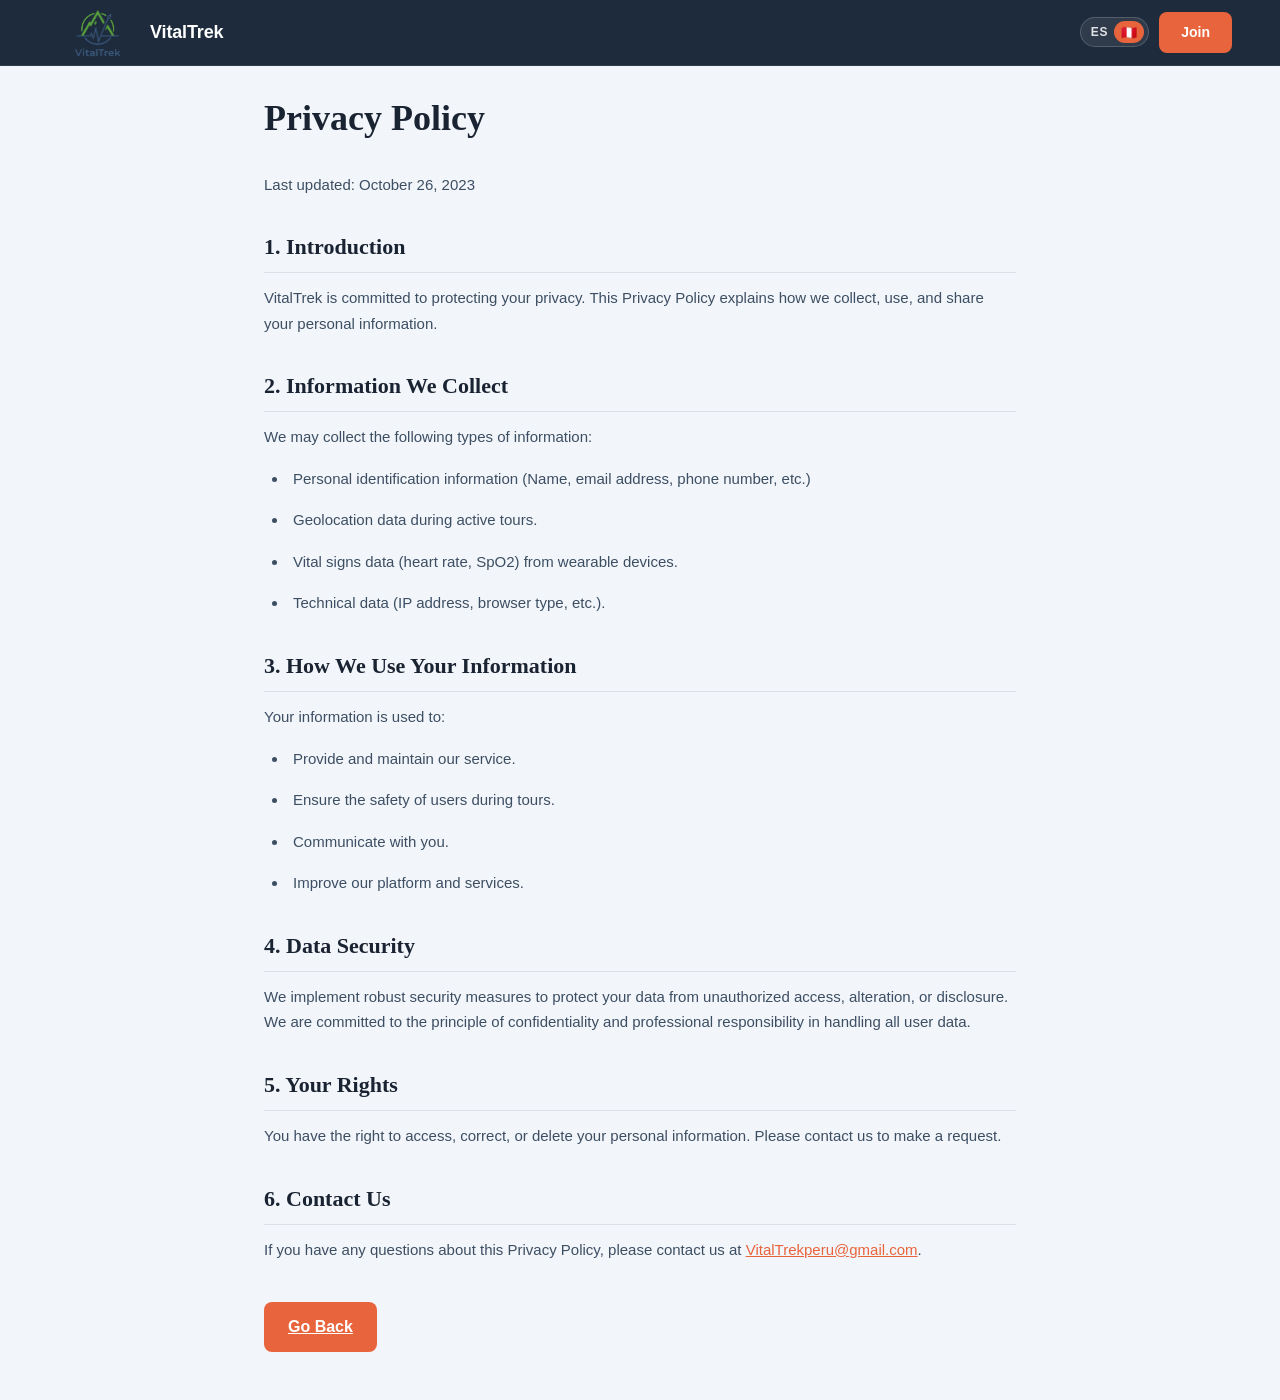
<file: privacy.html>
<!doctype html>
<html lang="en-US">
<head>
    <meta charset="utf-8">
    <meta name="viewport" content="width=device-width, initial-scale=1.0">
    <title data-i18n="privacy.pageTitle">Privacy Policy — VitalTrek</title>
    <link rel="stylesheet" href="assets/styles/style.css">
</head>
<body>

<div id="lang-announcer" role="status" aria-live="polite" class="visually-hidden"></div>

<nav class="navbar" role="navigation">
    <a href="index.html" class="nav-logo">
        <img src="assets/images/vitaltrek-logo.png" alt="VitalTrek logo" width="40" height="40">
        <span class="nav-logo-text">VitalTrek</span>
    </a>
    <div class="nav-actions">
        <button class="lang-toggle" onclick="toggleLanguage()" aria-label="Switch to Spanish" id="lang-toggle-btn">
            <span class="lang-code" id="lang-code" aria-hidden="true">ES</span>
            <span class="lang-flag-pill" id="lang-flag" aria-hidden="true">🇵🇪</span>
        </button>
        <a href="index.html#plans" class="btn-join" data-i18n="nav.join">Join</a>
    </div>
</nav>

<main class="legal-container">
    <h1 data-i18n="privacy.title">Privacy Policy</h1>
    <p data-i18n="privacy.lastUpdated">Last updated: October 26, 2023</p>

    <h2 data-i18n="privacy.s1.title">1. Introduction</h2>
    <p data-i18n="privacy.s1.p1">VitalTrek is committed to protecting your privacy. This Privacy Policy explains how we collect, use, and share your personal information.</p>

    <h2 data-i18n="privacy.s2.title">2. Information We Collect</h2>
    <p data-i18n="privacy.s2.p1">We may collect the following types of information:</p>
    <ul>
        <li data-i18n="privacy.s2.li1">Personal identification information (Name, email address, phone number, etc.)</li>
        <li data-i18n="privacy.s2.li2">Geolocation data during active tours.</li>
        <li data-i18n="privacy.s2.li3">Vital signs data (heart rate, SpO2) from wearable devices.</li>
        <li data-i18n="privacy.s2.li4">Technical data (IP address, browser type, etc.).</li>
    </ul>

    <h2 data-i18n="privacy.s3.title">3. How We Use Your Information</h2>
    <p data-i18n="privacy.s3.p1">Your information is used to:</p>
    <ul>
        <li data-i18n="privacy.s3.li1">Provide and maintain our service.</li>
        <li data-i18n="privacy.s3.li2">Ensure the safety of users during tours.</li>
        <li data-i18n="privacy.s3.li3">Communicate with you.</li>
        <li data-i18n="privacy.s3.li4">Improve our platform and services.</li>
    </ul>

    <h2 data-i18n="privacy.s4.title">4. Data Security</h2>
    <p data-i18n="privacy.s4.p1">We implement robust security measures to protect your data from unauthorized access, alteration, or disclosure. We are committed to the principle of confidentiality and professional responsibility in handling all user data.</p>

    <h2 data-i18n="privacy.s5.title">5. Your Rights</h2>
    <p data-i18n="privacy.s5.p1">You have the right to access, correct, or delete your personal information. Please contact us to make a request.</p>

    <h2 data-i18n="privacy.s6.title">6. Contact Us</h2>
    <p data-i18n="privacy.s6.p1_html">If you have any questions about this Privacy Policy, please contact us at <a href="mailto:VitalTrekperu@gmail.com">VitalTrekperu@gmail.com</a>.</p>

    <a href="index.html" class="btn-back" data-i18n="legal.goBack" aria-label="Go back to home page">Go Back</a>
</main>

<script src="assets/i18n/i18n.js"></script>
<script src="assets/scripts/main.js"></script>
</body>
</html>
</file>
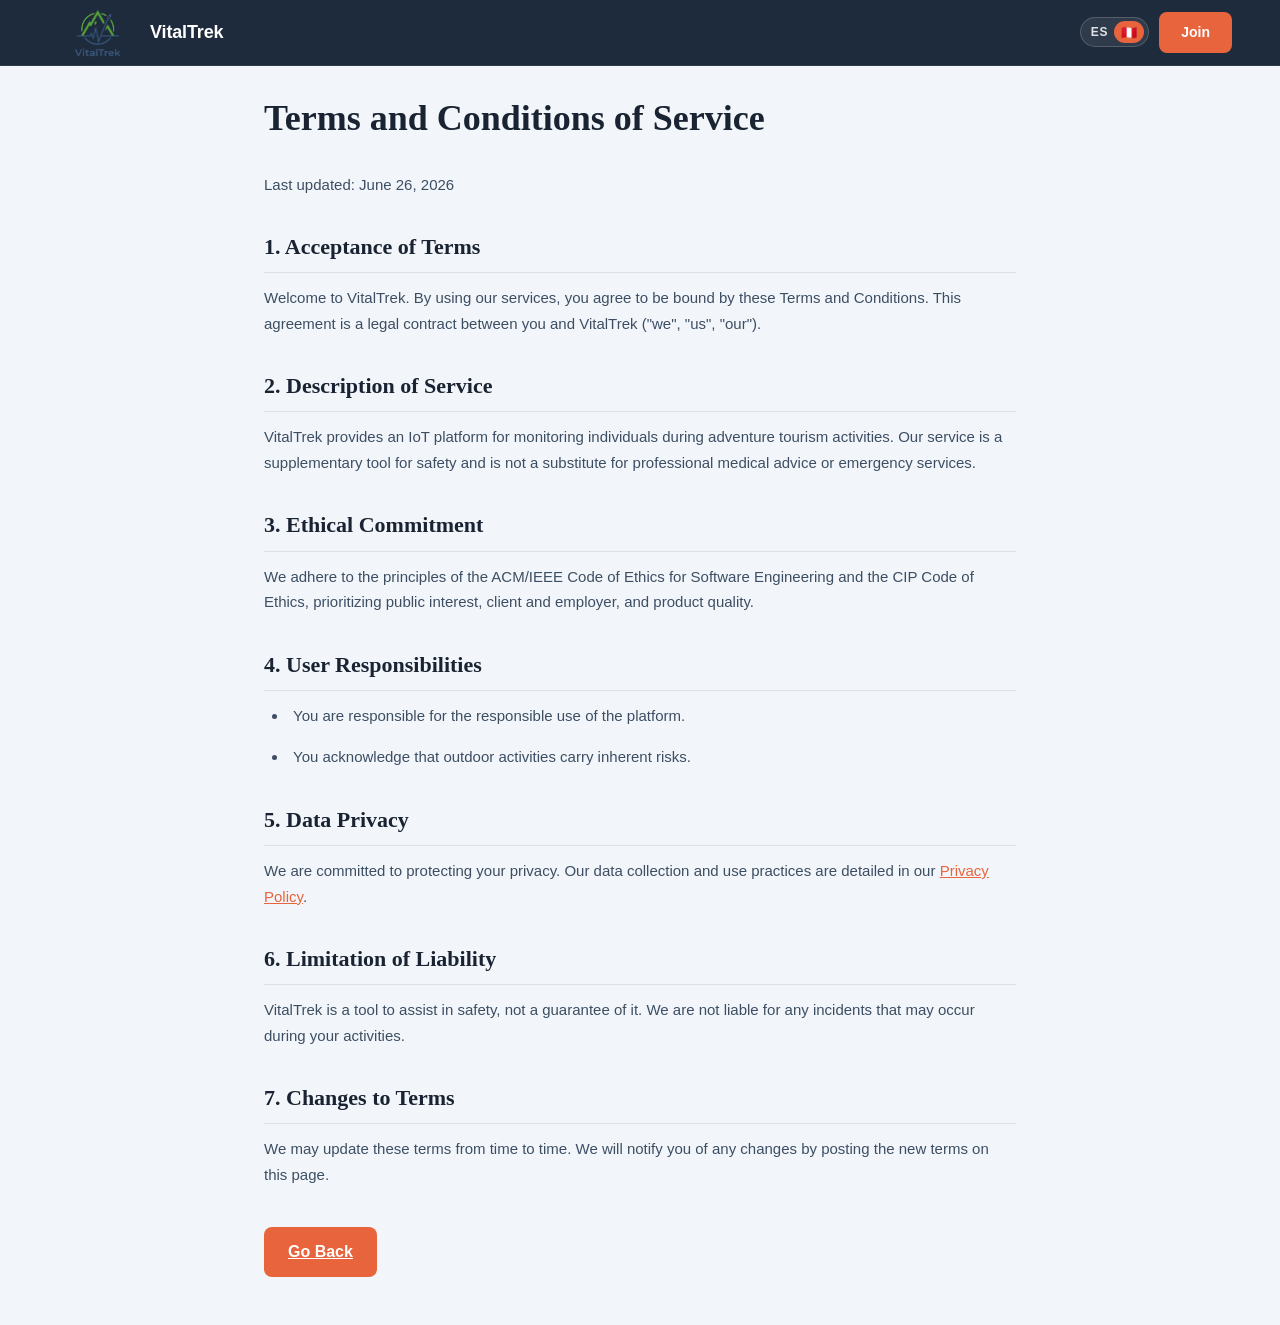
<file: terms.html>
<!doctype html>
<html lang="en-US">
<head>
    <meta charset="utf-8">
    <meta name="viewport" content="width=device-width, initial-scale=1.0">
    <title data-i18n="terms.pageTitle">Terms and Conditions — VitalTrek</title>
    <link rel="stylesheet" href="assets/styles/style.css">
</head>
<body>

<div id="lang-announcer" role="status" aria-live="polite" class="visually-hidden"></div>

<nav class="navbar" role="navigation">
    <a href="index.html" class="nav-logo">
        <img src="assets/images/vitaltrek-logo.png" alt="VitalTrek logo" width="40" height="40">
        <span class="nav-logo-text">VitalTrek</span>
    </a>
    <div class="nav-actions">
        <button class="lang-toggle" onclick="toggleLanguage()" aria-label="Switch to Spanish" id="lang-toggle-btn">
            <span class="lang-code" id="lang-code" aria-hidden="true">ES</span>
            <span class="lang-flag-pill" id="lang-flag" aria-hidden="true">🇵🇪</span>
        </button>
        <a href="index.html#plans" class="btn-join" data-i18n="nav.join">Join</a>
    </div>
</nav>

<main class="legal-container">
    <h1 data-i18n="terms.title">Terms and Conditions of Service</h1>
    <p data-i18n="terms.lastUpdated">Last updated: June 26, 2026</p>

    <h2 data-i18n="terms.s1.title">1. Acceptance of Terms</h2>
    <p data-i18n="terms.s1.p1">Welcome to VitalTrek. By using our services, you agree to be bound by these Terms and Conditions. This agreement is a legal contract between you and VitalTrek ("we", "us", "our").</p>

    <h2 data-i18n="terms.s2.title">2. Description of Service</h2>
    <p data-i18n="terms.s2.p1">VitalTrek provides an IoT platform for monitoring individuals during adventure tourism activities. Our service is a supplementary tool for safety and is not a substitute for professional medical advice or emergency services.</p>

    <h2 data-i18n="terms.s3.title">3. Ethical Commitment</h2>
    <p data-i18n="terms.s3.p1">We adhere to the principles of the ACM/IEEE Code of Ethics for Software Engineering and the CIP Code of Ethics, prioritizing public interest, client and employer, and product quality.</p>

    <h2 data-i18n="terms.s4.title">4. User Responsibilities</h2>
    <ul>
        <li data-i18n="terms.s4.li1">You are responsible for the responsible use of the platform.</li>
        <li data-i18n="terms.s4.li2">You acknowledge that outdoor activities carry inherent risks.</li>
    </ul>

    <h2 data-i18n="terms.s5.title">5. Data Privacy</h2>
    <p data-i18n="terms.s5.p1_html">We are committed to protecting your privacy. Our data collection and use practices are detailed in our <a href="privacy.html">Privacy Policy</a>.</p>

    <h2 data-i18n="terms.s6.title">6. Limitation of Liability</h2>
    <p data-i18n="terms.s6.p1">VitalTrek is a tool to assist in safety, not a guarantee of it. We are not liable for any incidents that may occur during your activities.</p>

    <h2 data-i18n="terms.s7.title">7. Changes to Terms</h2>
    <p data-i18n="terms.s7.p1">We may update these terms from time to time. We will notify you of any changes by posting the new terms on this page.</p>

    <a href="index.html" class="btn-back" data-i18n="legal.goBack" aria-label="Go back to home page">Go Back</a>
</main>

<script src="assets/i18n/i18n.js"></script>
<script src="assets/scripts/main.js"></script>
</body>
</html>
</file>
<file: assets/styles/style.css>
/**
* style.css - VitalTrek stylesheet
* NexumDevs - UPC 2026
*/

/*
css custom properties — design tokens
*/
:root {
  /* surface colors — section backgrounds */
  --color-surface-hero:       #2b3547;
  --color-surface-nav:        #1e2b3c;
  --color-surface-deepest:    #17202e;
  --color-surface-card-dark:  #364257;
  --color-surface-card-mid:   #2e3b4e;
  --color-surface-light:      #ebf0f5;
  --color-surface-lighter:    #f2f6fa;

  /* plan section colors — pricing cards */
  --color-plan-card:          #8aa4bc;
  --color-plan-card-featured: #c3daf0;
  --color-plan-price-box:     #2c3e50;

  /* accent colors — primary and secondary actions */
  --color-accent-primary:       #e8643c;
  --color-accent-primary-hover: #d4562e;
  --color-accent-secondary:     #4a8fd4;

  /* text colors — hierarchy levels */
  --color-text-inverse:   #fff;
  --color-text-subtle:    rgba(255, 255, 255, 0.65);
  --color-text-primary:   #1a2332;
  --color-text-secondary: #3d4e63;
  --color-text-tertiary:  #6b7a8d;

  /* border colors */
  --color-border-inverse:  rgba(255, 255, 255, 0.08);
  --color-border-default:  rgba(26, 35, 50, 0.10);

  /* shadows — elevation levels */
  --shadow-elevation-high: 0 12px 40px rgba(0, 0, 0, 0.28);
  --shadow-card:           0 4px 20px rgba(0, 0, 0, 0.12);
  --shadow-elevation-low:  0 2px 10px rgba(0, 0, 0, 0.08);

  /* border radius — component scale */
  --radius-button:  8px;
  --radius-card:    14px;
  --radius-section: 20px;
  --radius-hero:    28px;

  /* layout */
  --height-navbar: 66px;
}

/*
reset — box model and baseline normalization
*/
*,
*::before,
*::after {
  box-sizing: border-box;
  margin: 0;
  padding: 0;
}

html {
  font-size: 16px;
  scroll-behavior: smooth;
}

body {
  background: var(--color-surface-lighter);
  color: var(--color-text-primary);
  font-family: 'DM Sans', sans-serif;
  line-height: 1.6;
  overflow-anchor: none;
  overflow-x: hidden;
}

img {
  display: block;
  max-width: 100%;
}

a {
  color: inherit;
  text-decoration: none;
}

button {
  font-family: inherit;
}

/* accessibility — skip to main content and screen-reader-only utility */
.visually-hidden {
  border: 0;
  clip: rect(0 0 0 0);
  height: 1px;
  margin: -1px;
  overflow: hidden;
  padding: 0;
  position: absolute;
  white-space: nowrap;
  width: 1px;
}

/* focus-visible — keyboard navigation outline for all interactive elements */
:focus-visible {
  outline: 2px solid var(--color-accent-primary);
  outline-offset: 3px;
}

/*
navbar — fixed top bar with logo and navigation
*/
.navbar {
  align-items: center;
  background: var(--color-surface-nav);
  border-bottom: 1px solid var(--color-border-inverse);
  display: flex;
  gap: 16px;
  height: var(--height-navbar);
  justify-content: space-between;
  left: 0;
  padding: 0 48px;
  position: fixed;
  right: 0;
  top: 0;
  z-index: 1000;
}

/* brand logo link */
.nav-logo {
  align-items: center;
  display: flex;
  flex-shrink: 0;
  gap: 2px;
  text-decoration: none;
}

.nav-logo img {
  height: 100px;
  object-fit: contain;
  width: 100px;
}

.nav-logo-text {
  color: var(--color-text-inverse);
  font-size: 18px;
  font-weight: 700;
  letter-spacing: -0.15px;
}

/* collapsible nav links — centered on desktop */
.nav-collapse {
  align-items: center;
  display: flex;
  flex: 1;
  justify-content: center;
}

.nav-links {
  align-items: center;
  display: flex;
  gap: 4px;
  list-style: none;
}

.nav-links a {
  border-radius: 7px;
  color: rgba(255, 255, 255, 0.78);
  font-size: 14px;
  font-weight: 400;
  padding: 7px 14px;
  transition: background 0.2s, color 0.2s;
  white-space: nowrap;
}

.nav-links a:hover {
  background: rgba(255, 255, 255, 0.08);
  color: var(--color-text-inverse);
}

/* right-side action group */
.nav-actions {
  align-items: center;
  display: flex;
  flex-shrink: 0;
  gap: 10px;
}

/* language toggle pill */
.lang-toggle {
  align-items: center;
  background: rgba(255, 255, 255, 0.08);
  border: 1px solid rgba(255, 255, 255, 0.18);
  border-radius: 24px;
  cursor: pointer;
  display: flex;
  gap: 6px;
  padding: 3px 4px 3px 10px;
  transition: background 0.2s;
}

.lang-toggle:hover {
  background: rgba(255, 255, 255, 0.14);
}

.lang-code {
  color: rgba(255, 255, 255, 0.85);
  font-size: 12px;
  font-weight: 700;
  letter-spacing: 0.06em;
  line-height: 1;
  text-transform: uppercase;
}

.lang-flag-pill {
  align-items: center;
  background: var(--color-accent-primary);
  border-radius: 20px;
  display: flex;
  flex-shrink: 0;
  font-size: 13px;
  height: 22px;
  justify-content: center;
  transition: background 0.2s;
  width: 30px;
}

.lang-toggle:hover .lang-flag-pill {
  background: var(--color-accent-primary-hover);
}

/* join cta button */
.btn-join {
  background: var(--color-accent-primary);
  border: none;
  border-radius: var(--radius-button);
  color: var(--color-text-inverse);
  cursor: pointer;
  font-size: 14px;
  font-weight: 600;
  padding: 9px 22px;
  transition: background 0.2s, transform 0.15s;
  white-space: nowrap;
}

.btn-join:hover {
  background: var(--color-accent-primary-hover);
  transform: translateY(-1px);
}

/* hamburger toggle — visible on mobile only */
.hamburger-button {
  background: none;
  border: none;
  cursor: pointer;
  display: none;
  flex-direction: column;
  flex-shrink: 0;
  gap: 5px;
  padding: 6px;
}

.hamburger-button span {
  background: var(--color-text-inverse);
  border-radius: 2px;
  display: block;
  height: 2px;
  transition: opacity 0.3s, transform 0.3s;
  width: 22px;
}

/* animated hamburger → close icon when menu is open */
.hamburger-button.active span:nth-child(1) {
  transform: translateY(7px) rotate(45deg);
}

.hamburger-button.active span:nth-child(2) {
  opacity: 0;
}

.hamburger-button.active span:nth-child(3) {
  transform: translateY(-7px) rotate(-45deg);
}

/*
recurring-visitor banner — announces news since the last visit, shown only via
assets/scripts/visitor.js when localStorage detects a repeat visit
*/
.return-banner {
  align-items: center;
  background: var(--color-accent-secondary);
  display: flex;
  justify-content: center;
  overflow-anchor: none;
  padding: 10px 56px;
  padding-top: calc(var(--height-navbar) + 10px);
  position: relative;
  text-align: center;
}

.return-banner[hidden] {
  display: none;
}

.return-banner-link {
  color: var(--color-text-inverse);
  font-size: 13.5px;
  font-weight: 600;
}

.return-banner-link:hover {
  text-decoration: underline;
}

.return-banner-close {
  background: none;
  border: none;
  bottom: 8px;
  color: var(--color-text-inverse);
  cursor: pointer;
  display: flex;
  opacity: 0.8;
  padding: 4px;
  position: absolute;
  right: 16px;
  transition: opacity 0.2s;
}

.return-banner-close:hover {
  opacity: 1;
}

.return-banner-close svg {
  height: 16px;
  width: 16px;
}

/* hero clears less space when the banner already accounts for the fixed navbar */
body.has-banner .hero {
  padding-top: 64px;
}

/*
shared helpers — section tags and common buttons
*/

/* section label above headings */
.section-tag {
  color: var(--color-accent-primary);
  display: block;
  font-size: 11px;
  font-weight: 700;
  letter-spacing: 0.14em;
  margin-bottom: 16px;
  text-transform: uppercase;
}

/* inline accent color utilities used in headings */
.color-accent-primary {
  color: var(--color-accent-primary);
}

.color-accent-secondary {
  color: var(--color-accent-secondary);
}

/* primary filled button */
.btn-primary {
  background: var(--color-accent-primary);
  border: none;
  border-radius: var(--radius-button);
  color: var(--color-text-inverse);
  cursor: pointer;
  display: inline-block;
  font-size: 14px;
  font-weight: 600;
  padding: 13px 28px;
  transition: background 0.2s, transform 0.15s;
}

.btn-primary:hover {
  background: var(--color-accent-primary-hover);
  transform: translateY(-2px);
}

/* ghost outline button */
.btn-outline {
  background: transparent;
  border: 1.5px solid rgba(255, 255, 255, 0.35);
  border-radius: var(--radius-button);
  color: var(--color-text-inverse);
  cursor: pointer;
  display: inline-block;
  font-size: 14px;
  font-weight: 500;
  padding: 12px 28px;
  transition: background 0.2s, border-color 0.2s;
}

.btn-outline:hover {
  background: rgba(255, 255, 255, 0.06);
  border-color: rgba(255, 255, 255, 0.70);
}

/*
hero — full-height banner with headline and image
*/
.hero {
  align-items: center;
  background: var(--color-surface-hero);
  display: grid;
  gap: 64px;
  grid-template-columns: 1fr 1fr;
  min-height: 100vh;
  padding: calc(var(--height-navbar) + 64px) 48px 80px;
}

/* text content column inside hero grid */
.hero-content {
  display: flex;
  flex-direction: column;
  justify-content: center;
}

.hero-badge {
  color: var(--color-accent-primary);
  display: inline-flex;
  align-items: center;
  font-size: 12px;
  font-weight: 600;
  gap: 10px;
  letter-spacing: 0.10em;
  margin-bottom: 24px;
  text-transform: uppercase;
}

/* decorative lines flanking the badge text */
.hero-badge::before,
.hero-badge::after {
  background: var(--color-accent-primary);
  border-radius: 2px;
  content: '';
  display: block;
  flex-shrink: 0;
  height: 2px;
  width: 26px;
}

.hero h1 {
  color: var(--color-text-inverse);
  font-family: 'Playfair Display', serif;
  font-size: clamp(40px, 5vw, 66px);
  font-weight: 700;
  line-height: 1.10;
  margin-bottom: 20px;
}

/* italic word in hero headline */
.hero h1 em {
  color: rgba(255, 255, 255, 0.50);
  font-style: italic;
}

.hero-desc {
  color: var(--color-text-subtle);
  font-size: 16px;
  line-height: 1.75;
  margin-bottom: 36px;
  max-width: 440px;
}

.hero-ctas {
  display: flex;
  flex-wrap: wrap;
  gap: 14px;
}

/* hero image container with rounded corners */
.hero-image-wrap {
  aspect-ratio: 4 / 3;
  border-radius: var(--radius-hero);
  box-shadow: var(--shadow-elevation-high);
  overflow: hidden;
  position: relative;
}

.hero-image-wrap img {
  height: 100%;
  object-fit: cover;
  object-position: center;
  width: 100%;
}

/*
problem — market gap section with stat cards
*/
.problem {
  align-items: center;
  background: var(--color-surface-nav);
  display: grid;
  gap: 72px;
  grid-template-columns: 1fr 1fr;
  padding: 96px 48px;
}

.problem h2 {
  color: var(--color-text-inverse);
  font-family: 'Playfair Display', serif;
  font-size: clamp(30px, 3.5vw, 48px);
  line-height: 1.15;
  margin-bottom: 22px;
}

.problem-desc {
  color: var(--color-text-subtle);
  font-size: 15px;
  line-height: 1.75;
  max-width: 420px;
}

/* 2×2 grid of numeric stat cards */
.stats-grid {
  display: grid;
  gap: 16px;
  grid-template-columns: 1fr 1fr;
}

.stat-card {
  background: var(--color-surface-card-dark);
  border-left: 3px solid var(--color-accent-primary);
  border-radius: var(--radius-card);
  padding: 28px 22px;
  transition: transform 0.2s;
}

.stat-card:hover {
  transform: translateY(-3px);
}

.stat-number {
  color: var(--color-accent-secondary);
  font-family: 'Playfair Display', serif;
  font-size: 40px;
  font-weight: 700;
  line-height: 1;
  margin-bottom: 10px;
}

.stat-desc {
  color: var(--color-text-subtle);
  font-size: 13px;
  line-height: 1.55;
}

/*
narrative — problem-to-solution story in three steps, reveals on scroll
*/
.narrative {
  background: var(--color-surface-lighter);
  padding: 96px 48px;
  text-align: center;
}

.narrative h2 {
  color: var(--color-text-primary);
  font-family: 'Playfair Display', serif;
  font-size: clamp(28px, 3.5vw, 44px);
  margin-bottom: 16px;
}

.narrative-desc {
  color: var(--color-text-tertiary);
  font-size: 15px;
  line-height: 1.75;
  margin: 0 auto 56px;
  max-width: 560px;
}

.narrative-steps {
  display: grid;
  gap: 28px;
  grid-template-columns: repeat(3, 1fr);
  list-style: none;
  margin: 0 auto;
  max-width: 1100px;
}

.narrative-step {
  background: #fff;
  border: 1px solid var(--color-border-default);
  border-radius: var(--radius-section);
  box-shadow: var(--shadow-elevation-low);
  padding: 32px 26px;
  position: relative;
  text-align: left;
  transition: opacity 0.5s ease, transform 0.5s ease;
}

/* initial state before it scrolls into view — toggled by assets/scripts/visitor.js */
.narrative-step[data-reveal] {
  opacity: 0;
  transform: translateY(24px);
}

.narrative-step[data-reveal].is-visible {
  opacity: 1;
  transform: translateY(0);
}

.narrative-step-icon {
  align-items: center;
  background: var(--color-surface-nav);
  border-radius: 9px;
  display: flex;
  height: 42px;
  justify-content: center;
  margin-bottom: 18px;
  width: 42px;
}

.narrative-step-icon svg {
  height: 20px;
  width: 20px;
}

.narrative-step-number {
  color: rgba(26, 35, 50, 0.10);
  font-family: 'Playfair Display', serif;
  font-size: 40px;
  font-weight: 700;
  line-height: 1;
  position: absolute;
  right: 22px;
  top: 22px;
}

.narrative-step h3 {
  color: var(--color-text-primary);
  font-size: 17px;
  font-weight: 600;
  margin-bottom: 10px;
}

.narrative-step p {
  color: var(--color-text-tertiary);
  font-size: 14px;
  line-height: 1.65;
}

/*
tourists — features for adventurous tourists
*/
.tourists {
  align-items: start;
  background: var(--color-surface-lighter);
  display: grid;
  gap: 72px;
  grid-template-columns: 1fr 1fr;
  padding: 96px 48px;
}

.tourists h2 {
  color: var(--color-text-primary);
  font-family: 'Playfair Display', serif;
  font-size: clamp(26px, 3vw, 40px);
  line-height: 1.20;
  margin-bottom: 18px;
}

.tourists-desc {
  color: var(--color-text-tertiary);
  font-size: 15px;
  line-height: 1.75;
  margin-bottom: 28px;
}

/* feature checklist with icon bullets */
.checklist {
  display: flex;
  flex-direction: column;
  gap: 18px;
  list-style: none;
}

.checklist li {
  align-items: flex-start;
  display: flex;
  gap: 13px;
}

.check-icon {
  align-items: center;
  background: var(--color-accent-secondary);
  border-radius: 5px;
  display: flex;
  flex-shrink: 0;
  height: 22px;
  justify-content: center;
  margin-top: 1px;
  width: 22px;
}

.check-icon svg {
  height: 12px;
  width: 12px;
}

.checklist li strong {
  color: var(--color-text-primary);
  display: block;
  font-size: 14px;
  font-weight: 600;
  margin-bottom: 3px;
}

.checklist li span {
  color: var(--color-text-tertiary);
  font-size: 13px;
  line-height: 1.5;
}

/* 2×2 grid of feature cards */
.features-grid {
  display: grid;
  gap: 14px;
  grid-template-columns: 1fr 1fr;
}

.feat-card {
  background: #fff;
  border: 1px solid var(--color-border-default);
  border-radius: var(--radius-card);
  box-shadow: var(--shadow-card);
  padding: 24px;
  transition: box-shadow 0.2s, transform 0.2s;
}

.feat-card:hover {
  box-shadow: 0 8px 28px rgba(0, 0, 0, 0.14);
  transform: translateY(-3px);
}

.feat-icon {
  align-items: center;
  background: var(--color-surface-nav);
  border-radius: 9px;
  display: flex;
  height: 38px;
  justify-content: center;
  margin-bottom: 14px;
  width: 38px;
}

.feat-icon svg {
  height: 19px;
  width: 19px;
}

.feat-card h4 {
  color: var(--color-text-primary);
  font-size: 14px;
  font-weight: 600;
  margin-bottom: 7px;
}

.feat-card p {
  color: var(--color-text-tertiary);
  font-size: 12.5px;
  line-height: 1.55;
}

/*
agencies — features for tour agencies
*/
.agencies {
  align-items: start;
  background: linear-gradient(135deg, #2d5f8a 0%, #1e4470 100%);
  display: grid;
  gap: 72px;
  grid-template-columns: 1fr 1fr;
  padding: 96px 48px;
}

.agencies h2 {
  color: var(--color-text-inverse);
  font-family: 'Playfair Display', serif;
  font-size: clamp(26px, 3vw, 44px);
  line-height: 1.15;
  margin-bottom: 18px;
}

.agencies-desc {
  color: rgba(255, 255, 255, 0.72);
  font-size: 15px;
  line-height: 1.75;
}

/* 2×2 grid of agency feature cards */
.agency-grid {
  display: grid;
  gap: 14px;
  grid-template-columns: 1fr 1fr;
}

.agency-card {
  backdrop-filter: blur(8px);
  background: rgba(255, 255, 255, 0.10);
  border: 1px solid rgba(255, 255, 255, 0.15);
  border-radius: var(--radius-card);
  padding: 22px;
  transition: background 0.2s, transform 0.2s;
}

.agency-card:hover {
  background: rgba(255, 255, 255, 0.16);
  transform: translateY(-3px);
}

.agency-card-head {
  align-items: center;
  display: flex;
  gap: 10px;
  margin-bottom: 8px;
}

.agency-card-icon {
  align-items: center;
  background: rgba(255, 255, 255, 0.12);
  border-radius: 7px;
  display: flex;
  flex-shrink: 0;
  height: 30px;
  justify-content: center;
  width: 30px;
}

.agency-card-icon svg {
  fill: var(--color-text-inverse);
  height: 15px;
  width: 15px;
}

.agency-card h4 {
  color: var(--color-text-inverse);
  font-size: 14px;
  font-weight: 600;
}

.agency-card p {
  color: rgba(255, 255, 255, 0.65);
  font-size: 12.5px;
  line-height: 1.55;
}

/*
ecosystem — iot components overview
*/
.ecosystem {
  background: var(--color-surface-deepest);
  padding: 96px 48px;
  text-align: center;
}

.ecosystem h2 {
  color: var(--color-text-inverse);
  font-family: 'Playfair Display', serif;
  font-size: clamp(30px, 4vw, 52px);
  margin-bottom: 16px;
}

.ecosystem-desc {
  color: var(--color-text-subtle);
  font-size: 16px;
  line-height: 1.75;
  margin: 0 auto 56px;
  max-width: 560px;
}

/* four-column grid for ecosystem component cards */
.eco-grid {
  display: grid;
  gap: 20px;
  grid-template-columns: repeat(4, 1fr);
  margin: 0 auto;
  max-width: 1100px;
}

.eco-card {
  background: var(--color-surface-card-mid);
  border: 1px solid var(--color-border-inverse);
  border-radius: var(--radius-section);
  padding: 36px 22px 32px;
  text-align: left;
  transition: border-color 0.25s, transform 0.25s;
}

.eco-card:hover {
  border-color: rgba(255, 255, 255, 0.15);
  transform: translateY(-5px);
}

/* svg icon container for ecosystem cards */
.eco-icon {
  display: block;
  height: 40px;
  margin-bottom: 20px;
  width: 40px;
}

.eco-icon svg {
  height: 100%;
  width: 100%;
}

.eco-card h3 {
  color: var(--color-text-inverse);
  font-size: 15px;
  font-weight: 600;
  margin-bottom: 10px;
}

.eco-card p {
  color: var(--color-text-subtle);
  font-size: 13px;
  line-height: 1.60;
}

/*
novedades — static changelog, easy to update by editing the i18n JSON only
*/
.novedades {
  background: var(--color-surface-nav);
  padding: 96px 48px;
  text-align: center;
}

.novedades h2 {
  color: var(--color-text-inverse);
  font-family: 'Playfair Display', serif;
  font-size: clamp(28px, 3.5vw, 44px);
  margin-bottom: 16px;
}

.novedades-desc {
  color: var(--color-text-subtle);
  font-size: 15px;
  line-height: 1.75;
  margin: 0 auto 48px;
  max-width: 520px;
}

.novedades-grid {
  display: grid;
  gap: 20px;
  grid-template-columns: repeat(3, 1fr);
  list-style: none;
  margin: 0 auto;
  max-width: 1100px;
  text-align: left;
}

.novedad-card {
  background: var(--color-surface-card-mid);
  border: 1px solid var(--color-border-inverse);
  border-radius: var(--radius-card);
  padding: 26px 22px;
}

.novedad-date {
  color: var(--color-accent-primary);
  display: block;
  font-size: 12px;
  font-weight: 700;
  letter-spacing: 0.06em;
  margin-bottom: 10px;
  text-transform: uppercase;
}

.novedad-card h3 {
  color: var(--color-text-inverse);
  font-size: 16px;
  font-weight: 600;
  margin-bottom: 8px;
}

.novedad-card p {
  color: var(--color-text-subtle);
  font-size: 13.5px;
  line-height: 1.6;
}

/*
plans — pricing cards for tourists and agencies
*/
.plans {
  background: var(--color-surface-lighter);
  padding: 96px 48px;
  text-align: center;
}

.plans h2 {
  color: var(--color-text-primary);
  font-family: 'Playfair Display', serif;
  font-size: clamp(28px, 3.5vw, 46px);
  margin-bottom: 10px;
}

.plans-subtitle {
  color: var(--color-text-tertiary);
  font-size: 14px;
  margin: 0 auto 36px;
  max-width: 540px;
}

/* tab toggle — tourists vs agencies selector */
.plans-toggle {
  background: rgba(26, 35, 50, 0.08);
  border-radius: 12px;
  display: inline-flex;
  gap: 4px;
  margin-bottom: 52px;
  padding: 5px;
}

.toggle-btn {
  background: transparent;
  border: none;
  border-radius: 9px;
  color: var(--color-text-tertiary);
  cursor: pointer;
  font-size: 14px;
  font-weight: 600;
  padding: 10px 30px;
  transition: all 0.22s;
}

.toggle-btn.active {
  background: var(--color-accent-primary);
  box-shadow: 0 2px 12px rgba(232, 100, 60, 0.30);
  color: var(--color-text-inverse);
}

/*
* plan grid — hidden by default, shown when tab is active
* The 'switchPlans' function in main.js handles toggling the '.active' class.
* If the toggle is not working, ensure the script is loaded and there are no console errors.
*/
.plans-grid {
  display: none;
  gap: 22px;
  grid-template-columns: repeat(3, 1fr);
  margin: 0 auto;
  max-width: 1060px;
  text-align: left;
}

.plans-grid.active {
  display: grid;
}

/* individual plan card */
.plan-card {
  background: var(--color-plan-card);
  border: 1.5px solid transparent;
  border-radius: var(--radius-section);
  padding: 30px 26px;
  position: relative;
  transition: box-shadow 0.25s, transform 0.25s;
}

.plan-card:hover {
  box-shadow: 0 12px 36px rgba(0, 0, 0, 0.18);
  transform: translateY(-5px);
}

/* highlighted featured plan */
.plan-card.featured {
  background: var(--color-plan-card-featured);
  border-color: var(--color-accent-primary);
  box-shadow: 0 4px 24px rgba(232, 100, 60, 0.18);
}

.plan-tier {
  color: var(--color-accent-primary);
  font-size: 10px;
  font-weight: 700;
  letter-spacing: 0.12em;
  margin-bottom: 10px;
  text-transform: uppercase;
}

.plan-title {
  color: var(--color-text-inverse);
  font-family: 'Playfair Display', serif;
  font-size: 24px;
  font-weight: 700;
  line-height: 1.20;
  margin-bottom: 8px;
}

.plan-card.featured .plan-title {
  color: var(--color-text-primary);
}

.plan-desc {
  color: rgba(255, 255, 255, 0.75);
  font-size: 13px;
  line-height: 1.55;
  margin-bottom: 20px;
}

.plan-card.featured .plan-desc {
  color: var(--color-text-secondary);
}

/* price box with dark background */
.plan-price {
  background: var(--color-plan-price-box);
  border-radius: 10px;
  margin-bottom: 22px;
  padding: 16px 18px;
}

.plan-price-main {
  color: var(--color-text-inverse);
  font-family: 'Playfair Display', serif;
  font-size: 38px;
  font-weight: 700;
  line-height: 1;
}

/* smaller font for non-numeric price labels like "Free" or "Custom" */
.plan-price-main.free {
  font-size: 30px;
}

.plan-price-note {
  color: rgba(255, 255, 255, 0.65);
  font-size: 11.5px;
  line-height: 1.4;
  margin-top: 5px;
}

/* feature list inside each plan card */
.plan-features {
  display: flex;
  flex-direction: column;
  list-style: none;
  margin-bottom: 24px;
}

.plan-features li {
  align-items: flex-start;
  border-bottom: 1px solid rgba(255, 255, 255, 0.10);
  color: rgba(255, 255, 255, 0.80);
  display: flex;
  font-size: 12.5px;
  gap: 7px;
  line-height: 1.45;
  padding: 6px 0;
}

.plan-card.featured .plan-features li {
  border-bottom-color: rgba(26, 35, 50, 0.10);
  color: var(--color-text-secondary);
}

.plan-features li:last-child {
  border-bottom: none;
}

/* checkmark tick in feature list */
.plan-features li .tick {
  color: var(--color-accent-primary);
  flex-shrink: 0;
  font-weight: 700;
  margin-top: 1px;
}

/* group label row separating feature categories */
.plan-features .group-lbl {
  align-items: center;
  border-bottom: none;
  color: rgba(255, 255, 255, 0.40);
  display: flex;
  font-size: 10px;
  font-weight: 700;
  gap: 6px;
  letter-spacing: 0.08em;
  padding: 10px 0 3px;
  text-transform: uppercase;
}

.plan-card.featured .plan-features .group-lbl {
  color: rgba(26, 35, 50, 0.40);
}

/* small inline svg icon inside group label */
.group-icon {
  flex-shrink: 0;
  height: 12px;
  width: 12px;
}

/* plan call-to-action button */
.btn-plan {
  background: rgba(255, 255, 255, 0.14);
  border: none;
  border-radius: var(--radius-button);
  color: var(--color-text-inverse);
  cursor: pointer;
  font-size: 14px;
  font-weight: 600;
  padding: 13px;
  transition: background 0.2s, transform 0.15s;
  width: 100%;
}

.btn-plan:hover {
  background: rgba(255, 255, 255, 0.24);
  transform: translateY(-1px);
}

/* orange variant for featured plan cta */
.btn-plan.orange-btn {
  background: var(--color-accent-primary);
  color: var(--color-text-inverse);
}

.btn-plan.orange-btn:hover {
  background: var(--color-accent-primary-hover);
}

/*
testimonials — user quotes and reviews
*/
.testimonials {
  background: var(--color-surface-light);
  padding: 96px 48px;
  text-align: center;
}

.testimonials h2 {
  color: var(--color-text-primary);
  font-family: 'Playfair Display', serif;
  font-size: clamp(26px, 3vw, 42px);
  margin-bottom: 12px;
}

.testimonials-sub {
  color: var(--color-text-tertiary);
  font-size: 14.5px;
  margin-bottom: 52px;
}

/* three-column testimonial grid */
.testi-grid {
  display: grid;
  gap: 24px;
  grid-template-columns: repeat(3, 1fr);
  margin: 0 auto;
  max-width: 1060px;
  text-align: left;
}

.testi-card {
  background: #fff;
  border: 1px solid var(--color-border-default);
  border-radius: var(--radius-section);
  box-shadow: var(--shadow-elevation-low);
  padding: 32px 26px;
  position: relative;
  transition: box-shadow 0.2s, transform 0.2s;
}

.testi-card:hover {
  box-shadow: 0 8px 28px rgba(0, 0, 0, 0.10);
  transform: translateY(-4px);
}

.testi-stars {
  color: var(--color-accent-primary);
  font-size: 14px;
  letter-spacing: 2px;
  margin-bottom: 16px;
}

/* decorative large quotation mark */
.testi-quote {
  color: rgba(26, 35, 50, 0.06);
  font-family: 'Playfair Display', serif;
  font-size: 68px;
  line-height: 1;
  pointer-events: none;
  position: absolute;
  right: 22px;
  top: 22px;
}

.testi-text {
  color: var(--color-text-secondary);
  font-size: 14px;
  font-style: italic;
  line-height: 1.75;
  margin-bottom: 22px;
}

.testi-author {
  align-items: center;
  display: flex;
  gap: 12px;
}

.testi-author-info {
  display: flex;
  flex-direction: column;
}

/* initials avatar — honest placeholder for full attribution, no invented stock photos */
.testi-avatar {
  align-items: center;
  background: var(--color-accent-secondary);
  border-radius: 50%;
  color: var(--color-text-inverse);
  display: flex;
  flex-shrink: 0;
  font-size: 13px;
  font-weight: 700;
  height: 40px;
  justify-content: center;
  width: 40px;
}

.testi-author strong {
  color: var(--color-text-primary);
  display: block;
  font-size: 14px;
  font-weight: 600;
}

.testi-author span {
  color: var(--color-text-tertiary);
  font-size: 12px;
}

/* story-format testimonial — highlighted border and context line above the quote */
.testi-story {
  border-color: var(--color-accent-secondary);
}

.testi-context {
  color: var(--color-text-tertiary);
  font-size: 12px;
  font-style: italic;
  margin-bottom: 14px;
}

.testi-tag {
  background: rgba(232, 100, 60, 0.10);
  border-radius: 20px;
  color: var(--color-accent-primary);
  display: inline-block;
  font-size: 11px;
  font-weight: 600;
  letter-spacing: 0.04em;
  margin-top: 12px;
  padding: 3px 11px;
}

/*
social-proof — agency badges and animated impact counters
*/
.social-proof {
  background: var(--color-surface-lighter);
  padding: 88px 48px;
  text-align: center;
}

.social-proof h2 {
  color: var(--color-text-primary);
  font-family: 'Playfair Display', serif;
  font-size: clamp(26px, 3vw, 40px);
  margin-bottom: 32px;
}

.social-badges {
  display: flex;
  flex-wrap: wrap;
  gap: 14px;
  justify-content: center;
  margin-bottom: 56px;
}

.social-badge {
  background: #fff;
  border: 1px solid var(--color-border-default);
  border-radius: 20px;
  box-shadow: var(--shadow-elevation-low);
  color: var(--color-text-secondary);
  font-size: 13.5px;
  font-weight: 600;
  padding: 10px 22px;
}

.counter-grid {
  display: grid;
  gap: 16px;
  grid-template-columns: repeat(3, 1fr);
  margin: 0 auto;
  max-width: 780px;
}

.counter-card {
  background: var(--color-surface-card-dark);
  border-radius: var(--radius-card);
  padding: 28px 20px;
}

.counter-number {
  color: var(--color-accent-secondary);
  font-family: 'Playfair Display', serif;
  font-size: 40px;
  font-weight: 700;
  line-height: 1;
  margin-bottom: 8px;
}

.counter-label {
  color: var(--color-text-subtle);
  font-size: 13px;
  line-height: 1.5;
}

/*
about — company identity, mission, vision and team
*/
.about {
  background: var(--color-surface-hero);
  padding: 96px 48px;
  text-align: center;
}

.about h2 {
  color: var(--color-text-inverse);
  font-family: 'Playfair Display', serif;
  font-size: clamp(26px, 3vw, 44px);
  margin-bottom: 16px;
}

.about-desc {
  color: var(--color-text-subtle);
  font-size: 15px;
  line-height: 1.75;
  margin: 0 auto 50px;
  max-width: 600px;
}

/* three-column cards for identity, mission, vision */
.about-cards {
  display: grid;
  gap: 20px;
  grid-template-columns: repeat(3, 1fr);
  margin: 0 auto 60px;
  max-width: 900px;
}

.about-card {
  background: var(--color-surface-card-dark);
  border: 1px solid var(--color-border-inverse);
  border-radius: var(--radius-card);
  padding: 28px 22px;
  text-align: left;
  transition: transform 0.2s;
}

.about-card:hover {
  transform: translateY(-3px);
}

/* small pill label above card heading */
.about-tag {
  background: var(--color-accent-primary);
  border-radius: 20px;
  color: var(--color-text-inverse);
  display: inline-block;
  font-size: 10px;
  font-weight: 700;
  letter-spacing: 0.10em;
  margin-bottom: 14px;
  padding: 4px 12px;
  text-transform: uppercase;
}

.about-card h3 {
  color: var(--color-text-inverse);
  font-size: 15px;
  font-weight: 600;
  margin-bottom: 10px;
}

.about-card p {
  color: var(--color-text-subtle);
  font-size: 13px;
  line-height: 1.60;
}

.team-title {
  color: var(--color-text-inverse);
  font-family: 'Playfair Display', serif;
  font-size: 30px;
  margin-bottom: 32px;
}

/* five-column grid for team member cards */
.team-grid {
  display: grid;
  gap: 16px;
  grid-template-columns: repeat(5, 1fr);
  margin: 0 auto;
}

.team-card {
  background: var(--color-surface-card-dark);
  border: 1px solid var(--color-border-inverse);
  border-radius: var(--radius-card);
  padding: 24px 14px;
  transition: border-color 0.2s, transform 0.2s;
}

.team-card:hover {
  border-color: rgba(255, 255, 255, 0.15);
  transform: translateY(-4px);
}

/* circular avatar placeholder */
.team-avatar {
  align-items: center;
  background: rgba(255, 255, 255, 0.10);
  border-radius: 50%;
  display: flex;
  height: 52px;
  justify-content: center;
  margin: 0 auto 14px;
  width: 52px;
}

.team-avatar svg {
  fill: rgba(255, 255, 255, 0.45);
  height: 26px;
  width: 26px;
}

.team-card h4 {
  color: var(--color-text-inverse);
  font-size: 13px;
  font-weight: 600;
  margin-bottom: 8px;
}

.team-card p {
  color: var(--color-text-subtle);
  font-size: 11.5px;
  line-height: 1.55;
}

.about .video-container {
  margin-top: 80px;
}

/*
faq — conversational accordion using native <details>/<summary> for built-in
keyboard accessibility (no custom JS required)
*/
.faq {
  background: var(--color-surface-lighter);
  padding: 96px 48px;
  text-align: center;
}

.faq h2 {
  color: var(--color-text-primary);
  font-family: 'Playfair Display', serif;
  font-size: clamp(26px, 3vw, 42px);
  margin-bottom: 48px;
}

.faq-list {
  display: flex;
  flex-direction: column;
  gap: 12px;
  margin: 0 auto;
  max-width: 720px;
  text-align: left;
}

.faq-item {
  background: #fff;
  border: 1px solid var(--color-border-default);
  border-radius: var(--radius-card);
  padding: 18px 22px;
}

.faq-item summary {
  color: var(--color-text-primary);
  cursor: pointer;
  font-size: 15px;
  font-weight: 600;
  list-style: none;
  padding-right: 28px;
  position: relative;
}

.faq-item summary::-webkit-details-marker {
  display: none;
}

/* custom chevron, rotates when the item is open */
.faq-item summary::after {
  border-bottom: 2px solid var(--color-text-tertiary);
  border-right: 2px solid var(--color-text-tertiary);
  content: '';
  height: 8px;
  position: absolute;
  right: 4px;
  top: 4px;
  transform: rotate(45deg);
  transition: transform 0.2s;
  width: 8px;
}

.faq-item[open] summary::after {
  transform: rotate(-135deg);
}

.faq-item p {
  color: var(--color-text-tertiary);
  font-size: 14px;
  line-height: 1.7;
  margin-top: 14px;
}

.faq-item p a {
  color: var(--color-accent-primary);
  text-decoration: underline;
}

/*
contact-humano — human contact channels, the shared destination for the "request
a demo" cta across all three visitor profiles
*/
.contact-humano {
  background: var(--color-surface-nav);
  padding: 96px 48px;
  text-align: center;
}

.contact-humano h2 {
  color: var(--color-text-inverse);
  font-family: 'Playfair Display', serif;
  font-size: clamp(28px, 3.5vw, 44px);
  margin-bottom: 16px;
}

.contact-humano-desc {
  color: var(--color-text-subtle);
  font-size: 15px;
  line-height: 1.75;
  margin: 0 auto 48px;
  max-width: 480px;
}

.contact-channels {
  display: flex;
  flex-wrap: wrap;
  gap: 18px;
  justify-content: center;
}

.contact-channel {
  align-items: center;
  background: var(--color-surface-card-mid);
  border: 1px solid var(--color-border-inverse);
  border-radius: var(--radius-card);
  color: var(--color-text-inverse);
  display: flex;
  flex-direction: column;
  font-size: 14px;
  font-weight: 600;
  gap: 12px;
  padding: 28px 32px;
  transition: border-color 0.2s, transform 0.2s;
  width: 200px;
}

.contact-channel:hover {
  border-color: var(--color-accent-primary);
  transform: translateY(-3px);
}

.contact-channel-icon {
  color: var(--color-accent-primary);
  height: 28px;
  width: 28px;
}

/*
footer — brand, navigation, social, contact
*/
footer {
  background: var(--color-surface-nav);
  border-top: 1px solid var(--color-border-inverse);
  padding: 52px 48px 28px;
}

/* four-column footer layout */
.footer-grid {
  display: grid;
  gap: 40px;
  grid-template-columns: 1.6fr 1fr 1fr 1fr;
  margin-bottom: 40px;
}

.footer-logo {
  align-items: center;
  display: flex;
  gap: 5px;
  margin-bottom: 12px;
}

.footer-logo img {
  height: 85px;
  object-fit: contain;
  width: 85px;
}

.footer-logo-name {
  color: var(--color-text-inverse);
  font-size: 17px;
  font-weight: 700;
}

.footer-tagline {
  color: var(--color-text-subtle);
  font-size: 13px;
  line-height: 1.60;
  max-width: 240px;
}

.footer-col h5 {
  color: var(--color-text-inverse);
  font-size: 13px;
  font-weight: 700;
  letter-spacing: 0.02em;
  margin-bottom: 16px;
}

.footer-col ul {
  display: flex;
  flex-direction: column;
  gap: 10px;
  list-style: none;
}

.footer-col ul li a {
  align-items: center;
  color: var(--color-text-subtle);
  display: flex;
  font-size: 13px;
  gap: 9px;
  transition: color 0.2s;
}

.footer-col ul li a:hover {
  color: var(--color-text-inverse);
}

/* social network logo images */
.social-icon-img {
  border-radius: 4px;
  flex-shrink: 0;
  height: 20px;
  object-fit: contain;
  width: 20px;
}

/* contact row with icon and text */
.contact-item {
  align-items: center;
  color: var(--color-text-subtle);
  display: flex;
  font-size: 13px;
  gap: 9px;
  margin-bottom: 10px;
}

.contact-item a {
  color: var(--color-text-subtle);
  transition: color 0.2s;
}

.contact-item a:hover {
  color: var(--color-text-inverse);
}

/* svg icon in contact items */
.contact-item .icon {
  flex-shrink: 0;
  height: 15px;
  opacity: 0.65;
  width: 15px;
}

/* bottom copyright and legal links bar */
.footer-bottom {
  align-items: center;
  border-top: 1px solid var(--color-border-inverse);
  display: flex;
  flex-wrap: wrap;
  gap: 12px;
  justify-content: space-between;
  padding-top: 24px;
}

.footer-bottom span {
  color: rgba(255, 255, 255, 0.30);
  font-size: 12px;
}

.footer-bottom-links {
  display: flex;
  gap: 24px;
}

.footer-bottom-links a {
  color: rgba(255, 255, 255, 0.30);
  font-size: 12px;
  transition: color 0.2s;
}

.footer-bottom-links a:hover {
  color: var(--color-text-inverse);
}

/*
responsive — tablet breakpoint (max 1024px)
*/
@media (max-width: 1024px) {
  .counter-grid,
  .eco-grid,
  .narrative-steps,
  .novedades-grid {
    grid-template-columns: repeat(2, 1fr);
  }

  .footer-grid {
    grid-template-columns: 1fr 1fr;
  }

  .plans-grid {
    grid-template-columns: 1fr;
    max-width: 480px;
  }

  .team-grid {
    grid-template-columns: repeat(3, 1fr);
  }
}

/*
responsive — mobile breakpoint (max 900px)
*/
@media (max-width: 900px) {
  /* navbar collapses to dropdown */
  .navbar {
    padding: 0 20px;
  }

  .nav-collapse {
    align-items: flex-start;
    background: var(--color-surface-nav);
    border-bottom: 1px solid var(--color-border-inverse);
    display: none;
    flex-direction: column;
    gap: 4px;
    left: 0;
    padding: 16px 20px 20px;
    position: fixed;
    right: 0;
    top: var(--height-navbar);
    z-index: 999;
  }

  .nav-collapse.open {
    display: flex;
  }

  .nav-collapse .nav-links {
    flex-direction: column;
    gap: 2px;
    width: 100%;
  }

  .nav-collapse .nav-links a {
    display: block;
    font-size: 16px;
    padding: 11px 14px;
  }

  .hamburger-button {
    display: flex;
  }

  /* two-column sections stack to single column */
  .agencies,
  .hero,
  .problem,
  .tourists {
    gap: 40px;
    grid-template-columns: 1fr;
    padding: 80px 24px 64px;
  }

  .hero {
    padding-top: calc(var(--height-navbar) + 48px);
  }

  body.has-banner .hero {
    padding-top: 48px;
  }

  .about-cards {
    grid-template-columns: 1fr 1fr;
  }

  .plans-grid {
    grid-template-columns: 1fr;
    max-width: 100%;
  }

  .team-grid {
    grid-template-columns: repeat(2, 1fr);
  }

  .testi-grid {
    grid-template-columns: 1fr;
  }

  /* nav cta labels shrink before the navbar runs out of room */
  .nav-actions {
    gap: 6px;
  }

  .nav-actions .btn-join {
    font-size: 12.5px;
    padding: 7px 14px;
  }
}

/*
responsive — small mobile breakpoint (max 600px)
*/
@media (max-width: 600px) {
  .about,
  .agencies,
  .contact-humano,
  .ecosystem,
  .faq,
  .hero,
  .narrative,
  .novedades,
  .plans,
  .problem,
  .social-proof,
  .testimonials,
  .tourists {
    padding: 64px 18px;
  }

  .hero {
    padding: calc(var(--height-navbar) + 32px) 18px 56px;
  }

  body.has-banner .hero {
    padding-top: 32px;
  }

  .hero h1 {
    font-size: 34px;
  }

  .agency-grid,
  .about-cards,
  .counter-grid,
  .eco-grid,
  .features-grid,
  .narrative-steps,
  .novedades-grid,
  .stats-grid,
  .testi-grid {
    grid-template-columns: 1fr;
  }

  .team-grid {
    grid-template-columns: repeat(2, 1fr);
  }

  .footer-bottom {
    align-items: flex-start;
    flex-direction: column;
    gap: 8px;
  }

  .footer-grid {
    gap: 28px;
    grid-template-columns: 1fr;
  }

  .hero-ctas {
    flex-direction: column;
  }

  .btn-outline,
  .btn-primary {
    text-align: center;
    width: 100%;
  }

  .plans-toggle {
    justify-content: center;
    width: 100%;
  }

  .toggle-btn {
    flex: 1;
    padding: 10px 16px;
    text-align: center;
  }

  /* navbar — reclaim horizontal space for the two nav ctas */
  .navbar {
    gap: 8px;
    padding: 0 14px;
  }

  .nav-logo-text {
    display: none;
  }

  /* the 100px brand mark only fits a desktop navbar — shrink it so both
     nav ctas have room at small mobile widths */
  .nav-logo img {
    height: 34px;
    width: 34px;
  }

  .lang-toggle {
    padding: 3px;
  }

  .lang-code {
    display: none;
  }

  .return-banner {
    padding-left: 20px;
    padding-right: 44px;
  }

  .return-banner-link {
    font-size: 12px;
  }

  .contact-channels {
    flex-direction: column;
  }

  .contact-channel {
    width: 100%;
  }
}

/* ============================================================
app-preview — screenshots and demo video section
Shows the deployed app with real screenshots and an optional
YouTube / self-hosted video embed. Sits between the hero and
the problem section.
============================================================ */

/* section wrapper — light background, centered text layout */
.app-preview {
  background: var(--color-surface-lighter);
  padding: 96px 48px;
  text-align: center;
}

/* section heading — inherits shared Playfair style */
.app-preview h2 {
  color: var(--color-text-primary);
  font-family: 'Playfair Display', serif;
  font-size: clamp(28px, 3.5vw, 46px);
  line-height: 1.18;
  margin-bottom: 16px;
}

/* subtitle paragraph — muted, constrained width */
.app-preview-desc {
  color: var(--color-text-tertiary);
  font-size: 15px;
  line-height: 1.75;
  margin: 0 auto 52px;
  max-width: 560px;
}

/* ── video embed ─────────────────────────────────────────── */

/* 16:9 responsive wrapper using the padding-top trick */
.app-preview-video-wrap {
  border-radius: var(--radius-section);
  box-shadow: var(--shadow-elevation-high);
  margin: 0 auto 60px;
  max-width: 860px;
  overflow: hidden;
  padding-top: 56.25%; /* 16:9 ratio */
  position: relative;
  width: 100%;
}

/* iframe fills the wrapper absolutely */
.app-preview-video {
  border: none;
  bottom: 0;
  height: 100%;
  left: 0;
  position: absolute;
  right: 0;
  top: 0;
  width: 100%;
}

/* ── screenshots grid ────────────────────────────────────── */

/* four-column grid on desktop; collapses on smaller screens */
.app-screenshot-grid {
  display: grid;
  gap: 24px;
  grid-template-columns: repeat(4, 1fr);
  margin: 0 auto 52px;
  max-width: 1100px;
}

/* individual screenshot card */
.screenshot-card {
  display: flex;
  flex-direction: column;
  gap: 14px;
  margin: 0; /* reset <figure> default margin */
}

/* phone-frame wrapper — dark rounded border mimics a device bezel */
.screenshot-device-frame {
  aspect-ratio: 9 / 16;
  background: var(--color-surface-nav);
  border: 3px solid var(--color-surface-card-dark);
  border-radius: 22px;
  box-shadow: var(--shadow-card);
  overflow: hidden;
  position: relative;
  transition: box-shadow 0.25s, transform 0.25s;
  width: 100%;
}

.screenshot-device-frame:hover {
  box-shadow: var(--shadow-elevation-high);
  transform: translateY(-6px);
}

/* screenshot image fills the frame, covers any empty space */
.screenshot-device-frame img {
  height: 100%;
  object-fit: cover;
  object-position: top;
  width: 100%;
}

/* caption beneath each phone frame */
.screenshot-card figcaption {
  color: var(--color-text-secondary);
  font-size: 13px;
  font-weight: 500;
  text-align: center;
}

/* ── cta buttons ─────────────────────────────────────────── */

/* wrapper — horizontally centered, wraps on small screens */
.app-preview-ctas {
  display: flex;
  flex-wrap: wrap;
  gap: 14px;
  justify-content: center;
}

/* dark-outlined button variant used on light backgrounds —
mirrors .btn-outline but with a dark border and text color */
.btn-outline-dark {
  background: transparent;
  border: 1.5px solid var(--color-surface-nav);
  border-radius: var(--radius-button);
  color: var(--color-text-primary);
  cursor: pointer;
  display: inline-block;
  font-family: inherit;
  font-size: 14px;
  font-weight: 500;
  padding: 12px 28px;
  text-decoration: none;
  transition: background 0.2s, border-color 0.2s, color 0.2s;
}

.btn-outline-dark:hover {
  background: var(--color-surface-nav);
  color: var(--color-text-inverse);
}

/* ── responsive — tablet (≤ 960px) ──────────────────────── */
@media (max-width: 960px) {
  /* collapse four columns to two on tablets */
  .app-screenshot-grid {
    grid-template-columns: repeat(2, 1fr);
    max-width: 600px;
  }
}

/* ── responsive — mobile (≤ 768px) ──────────────────────── */
@media (max-width: 768px) {
  .app-preview {
    padding: 64px 24px;
  }

  /* two columns still fits on most phones in landscape */
  .app-screenshot-grid {
    gap: 16px;
    grid-template-columns: repeat(2, 1fr);
    max-width: 420px;
  }
}

/* ── responsive — small mobile (≤ 600px) ────────────────── */
@media (max-width: 600px) {
  .app-preview {
    padding: 64px 18px;
  }

  /* single column on very small screens */
  .app-screenshot-grid {
    grid-template-columns: 1fr;
    max-width: 260px;
  }

  /* stack cta buttons vertically */
  .app-preview-ctas {
    flex-direction: column;
    align-items: stretch;
  }

  .btn-outline-dark {
    text-align: center;
    width: 100%;
  }
}

/*
legal pages — terms and privacy
*/
.legal-container {
  max-width: 800px;
  margin: 0 auto;
  /* add top padding so content is not hidden under the fixed navbar
     and add bottom padding to give space at the end of the page */
  padding: calc(var(--height-navbar) + 24px) 24px 48px;
  color: var(--color-text-secondary);
}

.legal-container h1 {
  font-family: 'Playfair Display', serif;
  color: var(--color-text-primary);
  font-size: 36px;
  /* remove extra top margin because container padding provides spacing */
  margin-top: 0;
  margin-bottom: 24px;
}

.legal-container h2 {
  font-family: 'Playfair Display', serif;
  color: var(--color-text-primary);
  font-size: 22px;
  margin-top: 32px;
  margin-bottom: 12px;
  border-bottom: 1px solid var(--color-border-default);
  padding-bottom: 8px;
}

.legal-container p, .legal-container li {
  font-size: 15px;
  line-height: 1.7;
  margin-bottom: 16px;
}

.legal-container ul {
  list-style-position: inside;
  padding-left: 8px;
}

.legal-container a {
  color: var(--color-accent-primary);
  text-decoration: underline;
}

.btn-back {
  display: inline-block;
  margin-top: 24px;
  padding: 12px 24px;
  background-color: var(--color-accent-primary);
  color: white !important;
  border-radius: 8px;
  text-decoration: none;
  font-weight: 600;
}

/* responsive tweaks for legal pages (privacy and terms) */
@media (max-width: 900px) {
  .legal-container {
    /* slightly smaller top padding on tablets */
    padding: calc(var(--height-navbar) + 20px) 20px 48px;
  }

  .legal-container h1 {
    font-size: 30px;
    margin-bottom: 18px;
  }
}

@media (max-width: 600px) {
  .legal-container {
    /* compact padding for small mobiles, keep extra bottom space */
    padding: calc(var(--height-navbar) + 16px) 16px 64px;
  }

  .legal-container h1 {
    font-size: 26px;
  }

  .legal-container p,
  .legal-container li {
    font-size: 14px;
  }

  /* make the back button full width on small screens for easier tapping */
  .btn-back {
    display: block;
    width: 100%;
    box-sizing: border-box;
    text-align: center;
    padding: 12px;
  }
}

/*
reduced motion — respect the user's OS preference, disable scroll-triggered reveals
*/
@media (prefers-reduced-motion: reduce) {
  .narrative-step[data-reveal] {
    opacity: 1;
    transform: none;
    transition: none;
  }
}
</file>
